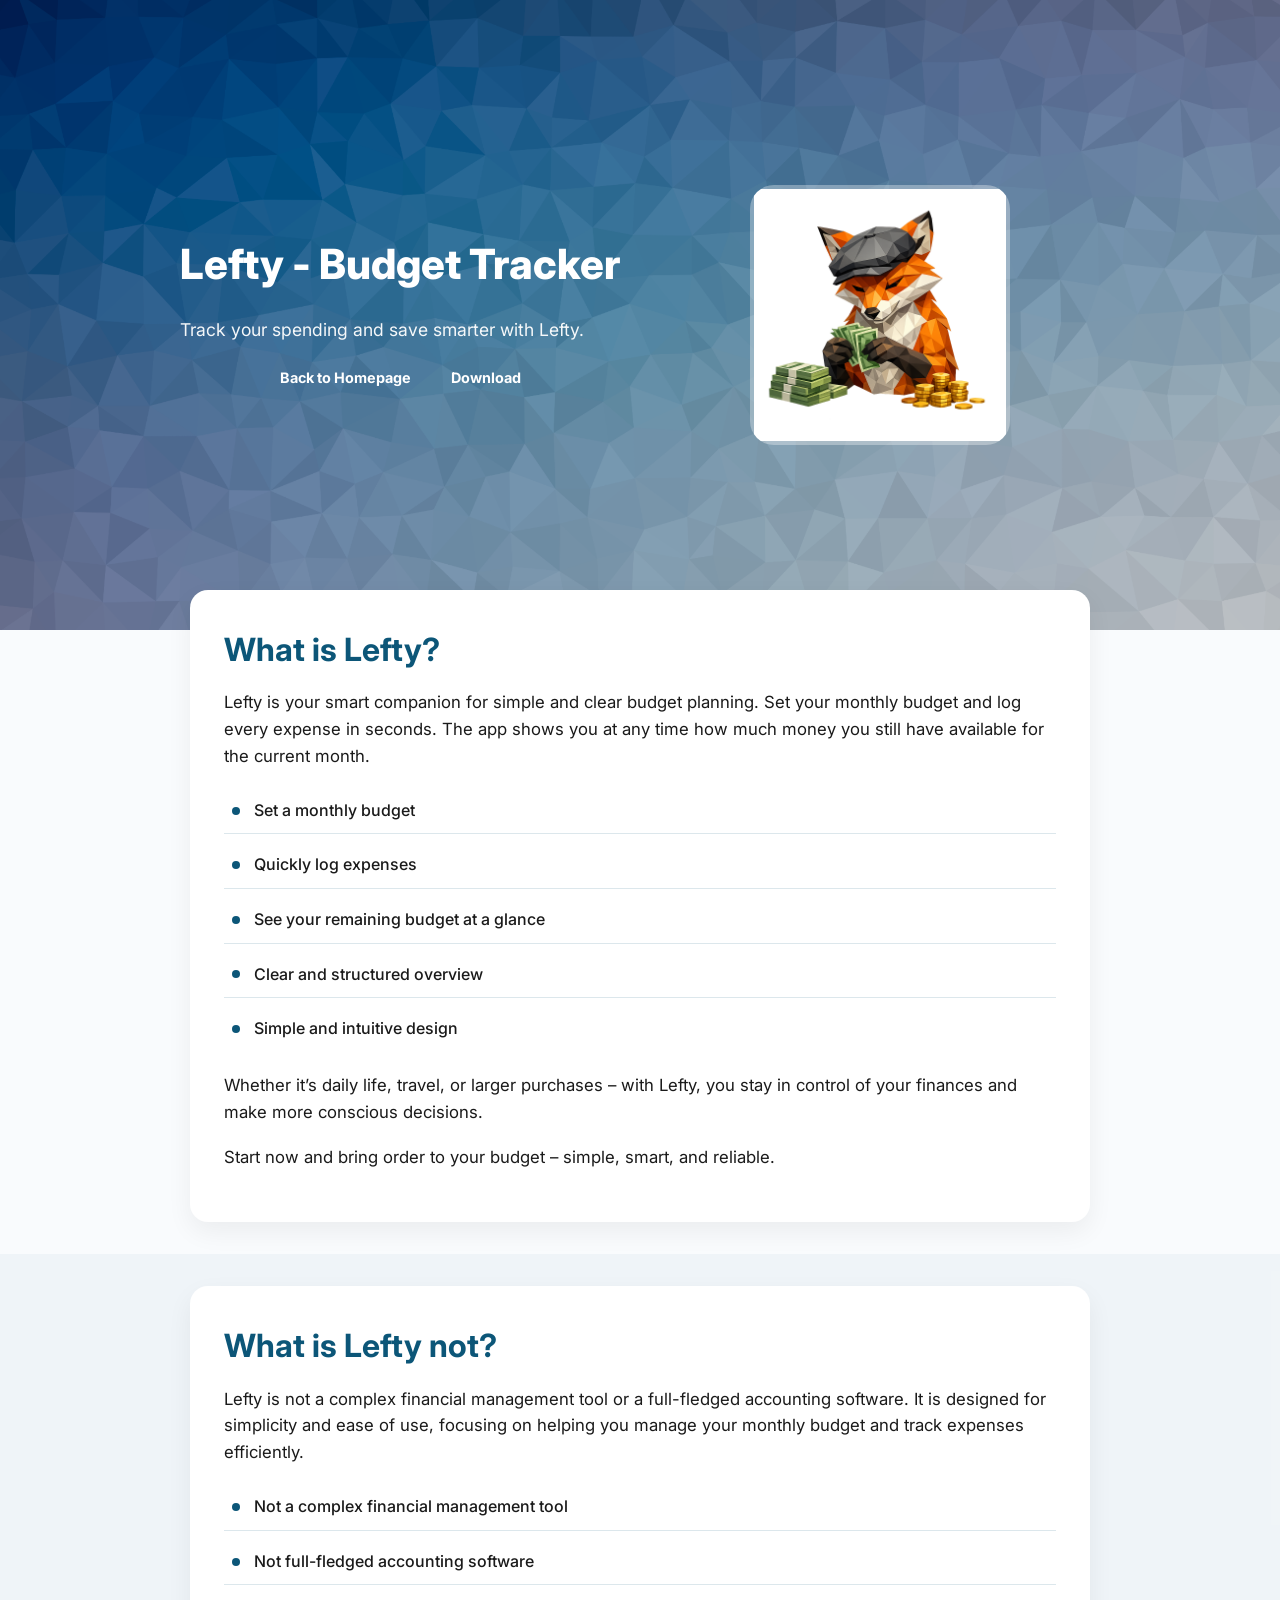
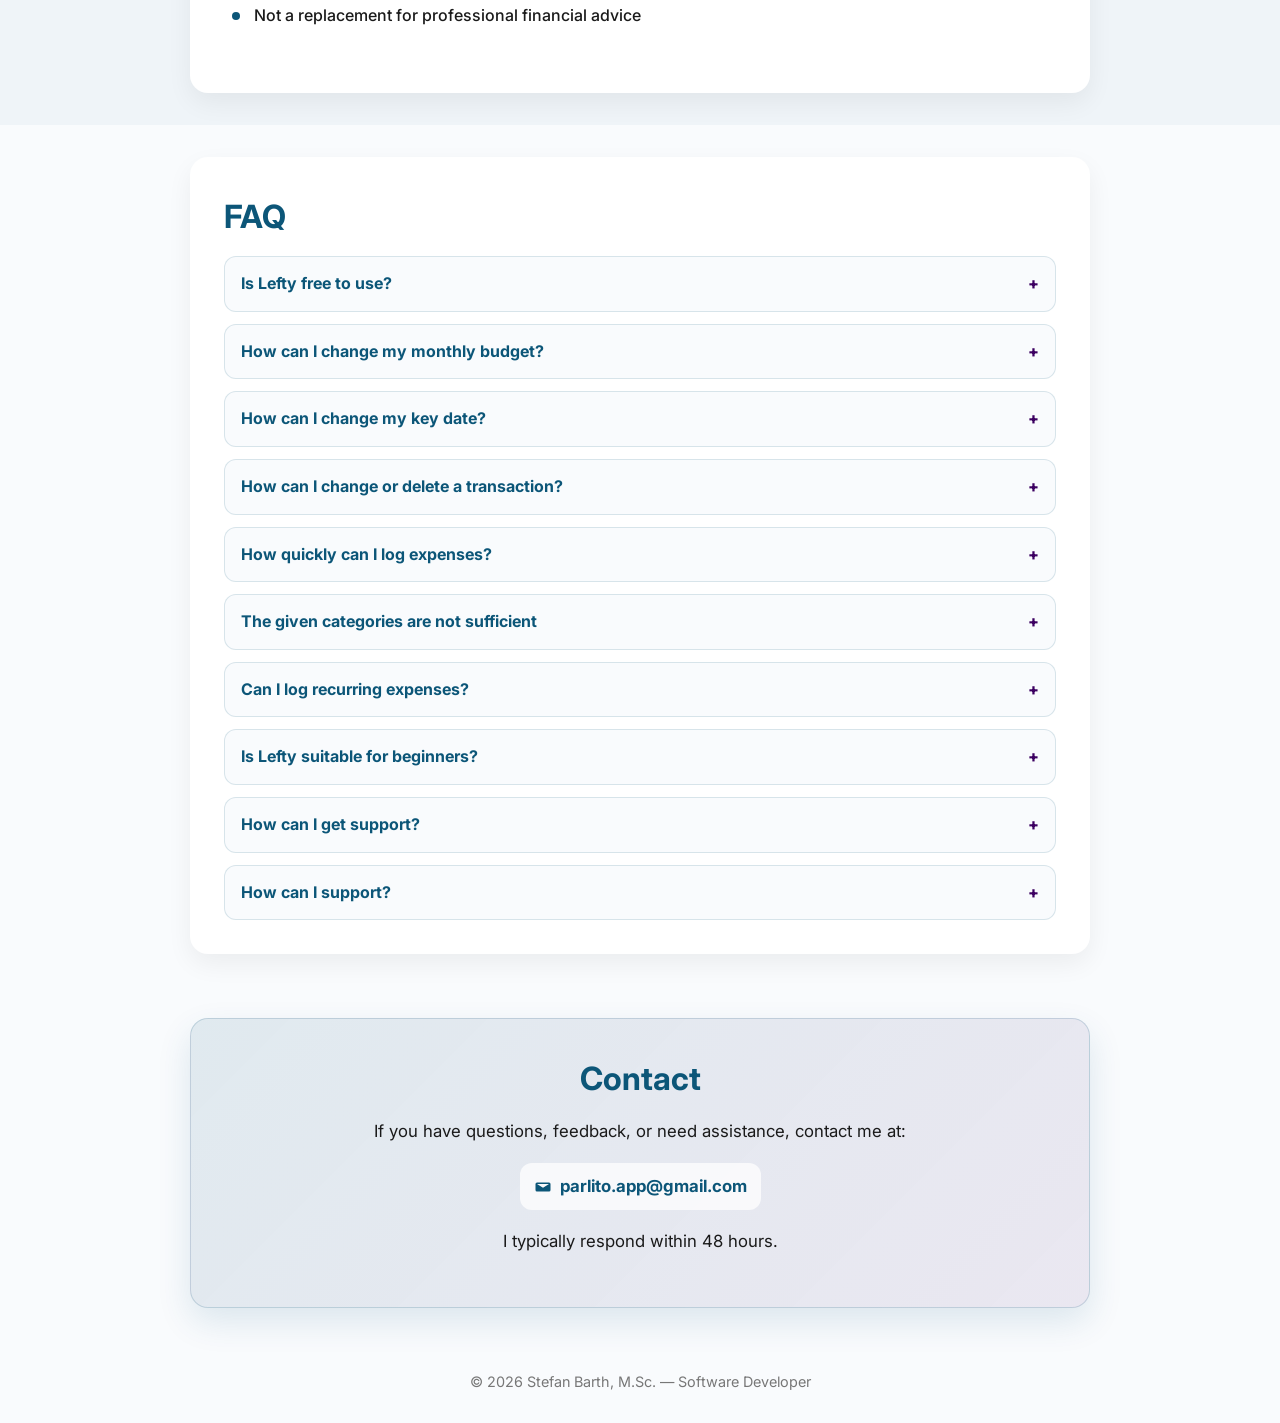
<file: support-lefty.html>
<!DOCTYPE html>
<html lang="en">
<head>
<meta charset="UTF-8" />
<meta name="viewport" content="width=device-width, initial-scale=1.0" />
<title>Lefty</title>
<link href="https://fonts.googleapis.com/css2?family=Inter:wght@300;400;600;800&display=swap" rel="stylesheet">
<link rel="stylesheet" href="assets/style.css">
</head>
<body>
<header class="header-lefty">
    <div class="container hero fade-up">
        <div class="hero-left">
            <div class="title">
                <h1>Lefty - Budget Tracker</h1>
            </div>
            <p>Track your spending and save smarter with Lefty.</p>
            <div class="badges">
                <a class="store-badge" href="index.html">Back to Homepage</a>
                <a class="store-badge" href="https://apps.apple.com/us/app/lefty/id6758635422">Download</a>
            </div>
        </div>
        <div class="profile-photo profile-photo--lefty" role="img" aria-label="Lefty app icon"></div>
    </div>
</header>

<section class="fade-up lefty-section">
    <div class="container lefty-sections">
        <article class="lefty-card">
            <h2>What is Lefty?</h2>
            <p class="lefty-lead">Lefty is your smart companion for simple and clear budget planning. Set your monthly budget and log every expense in seconds. The app shows you at any time how much money you still have available for the current month.</p>
            <ul class="lefty-list">
                <li>Set a monthly budget</li>
                <li>Quickly log expenses</li>
                <li>See your remaining budget at a glance</li>
                <li>Clear and structured overview</li>
                <li>Simple and intuitive design</li>
            </ul>
            <p class="lefty-lead">Whether it’s daily life, travel, or larger purchases – with Lefty, you stay in control of your finances and make more conscious decisions.</p>
            <p class="lefty-lead">Start now and bring order to your budget – simple, smart, and reliable.</p>
        </article>
    </div>
</section>

<section class="fade-up lefty-section lefty-section-alt">
    <div class="container lefty-sections">
        <article class="lefty-card">
            <h2>What is Lefty not?</h2>
            <p class="lefty-lead">Lefty is not a complex financial management tool or a full-fledged accounting software. It is designed for simplicity and ease of use, focusing on helping you manage your monthly budget and track expenses efficiently.</p>
            <ul class="lefty-list">
                <li>Not a complex financial management tool</li>
                <li>Not full-fledged accounting software</li>
                <li>Not a replacement for professional financial advice</li>
            </ul>
        </article>
    </div>
</section>

<section class="fade-up lefty-section">
    <div class="container lefty-sections">
        <article class="lefty-card">
            <h2>FAQ</h2>
            <div class="faq-list" aria-label="Frequently asked questions about Lefty">
                <details class="faq-item">
                    <summary>Is Lefty free to use?</summary>
                    <p>Yes, all features for budget and expense tracking are free to use and will remain free.</p>
                </details>
                <details class="faq-item">
                    <summary>How can I change my monthly budget?</summary>
                    <p>Start the app and tap on the "Budget" tile to adjust your monthly budget.</p>
                </details>
                <details class="faq-item">
                    <summary>How can I change my key date?</summary>
                    <p>Start the app and tap on the "Days left" tile to adjust your key date. You can choose between weekly and monthly and adjust the day.</p>
                </details>
                <details class="faq-item">
                    <summary>How can I change or delete a transaction?</summary>
                    <p>Start the app and open the transactions list. Swipe to the left on the transaction you want to change or delete. You can then edit the details or remove it entirely. By swiping completely to the left you remove the transactions from the list.</p>
                </details>
                <details class="faq-item">
                    <summary>How quickly can I log expenses?</summary>
                    <p>In just a few seconds, tap on the + button, enter a amount, choose a date (default is today to keep it easy) and select one of 7 categories.</p>
                </details>
                <details class="faq-item">
                    <summary>The given categories are not sufficient</summary>
                    <p>Currently the most used categories are provided, in the future it is planned to allow users to create custom categories.</p>
                </details>
                <details class="faq-item">
                    <summary>Can I log recurring expenses?</summary>
                    <p>No, recurring expenses are not supported as it would increase the complexity of the app. This app is just meant for simple and quick expense tracking.</p>
                </details>
                <details class="faq-item">
                    <summary>Is Lefty suitable for beginners?</summary>
                    <p>Yes, the interface is intentionally minimal and easy to understand.</p>
                </details>
                <details class="faq-item">
                    <summary>How can I get support?</summary>
                    <p>If you need help with Lefty, please send a mail to parlito.app@gmail.com</p>
                </details>
                <details class="faq-item">
                    <summary>How can I support?</summary>
                    <p>If you would like to support Lefty, please consider sharing the app with your friends or providing feedback to help me improve.</p>
                </details>
            </div>
        </article>
    </div>
</section>

<section class="fade-up lefty-section lefty-section-alt lefty-contact-section">
    <div class="container lefty-sections">
        <article class="lefty-card lefty-contact-card">
            <h2>Contact</h2>
            <p class="lefty-lead">If you have questions, feedback, or need assistance, contact me at:</p>
            <p class="lefty-lead">
                <a class="lefty-mail-link" href="mailto:parlito.app@gmail.com" aria-label="Send email to parlito.app@gmail.com">
                    <svg viewBox="0 0 24 24" aria-hidden="true" focusable="false">
                        <path d="M4 6h16a2 2 0 0 1 2 2v8a2 2 0 0 1-2 2H4a2 2 0 0 1-2-2V8a2 2 0 0 1 2-2zm0 2 8 5 8-5" fill="currentColor"/>
                    </svg>
                    <span>parlito.app@gmail.com</span>
                </a>
            </p>
            <p class="lefty-lead">I typically respond within 48 hours.</p>
        </article>
    </div>
</section>

<footer>
    <span>© 2026 Stefan Barth, M.Sc. — Software Developer</span>
</footer>

<script src="assets/main.js"></script>
</body>
</html>
</file>
<file: assets/style.css>
/* Base variables */
:root {
    --primary: #0C5678;
    --secondary: #3C0061;
    --light: #f9fbfd;
    --dark: #1a1a1a;
}

/* Reset */
* {
    margin: 0;
    padding: 0;
    box-sizing: border-box;
    font-family: "Inter", sans-serif;
}

body {
    background: var(--light);
    color: var(--dark);
    line-height: 1.6;
}

section {
    padding: 80px 20px;
}

.container {
    max-width: 1100px;
    margin: auto;
}

/* ================= Animations ================= */
.fade-up {
    opacity: 0;
    transform: translateY(40px);
    transition: all 0.8s ease;
}

.fade-up.visible {
    opacity: 1;
    transform: translateY(0);
}

/* Floating animation */
@keyframes float {
    0% { transform: translateY(0); }
    50% { transform: translateY(-12px); }
    100% { transform: translateY(0); }
}

/* ================= Header ================= */
header {
    min-height: 70vh;
    display: flex;
    align-items: center;
    /* Use the background image directly without blending to avoid color tint */
    background-image: url("../assets/images/background-header.jpeg");
    background-size: cover;
    background-position: center;
    background-repeat: no-repeat;
    color: white;
    padding: 60px 0;
    position: relative;
}

header.header-lefty {
    background-image: url("../assets/images/background-header-lefty.png");
}

/* neutral overlay for legibility (no color tint) */
header::before {
    content: "";
    position: absolute;
    inset: 0;
    background: rgba(0,0,0,0.22);
    pointer-events: none;
}

header .container {
    position: relative;
    z-index: 1;
}

.hero {
    display: grid;
    grid-template-columns: 1fr 1fr;
    gap: 40px;
    align-items: center;
}

.hero-top {
    display: flex;
    justify-content: space-between;
    align-items: center;
    gap: 20px;
}

.title h1 {
    font-size: 2.6rem;
    font-weight: 800;
}

.hero p {
    font-size: 1.1rem;
    opacity: 0.95;
    margin-top: 18px;
}

/* Ensure the hero tagline respects line breaks and can wrap on narrow screens */
#hero-tagline {
    /* respect explicit newlines (from JS or plain text) and <br/> */
    white-space: pre-line;
    /* allow long words or URLs to break if needed */
    overflow-wrap: anywhere;
}

.lang-toggle {
    /* Hidden: translation buttons are not shown in the UI */
    display: none;
    gap: 8px;
}

.lang-btn {
    background: rgba(255,255,255,0.12);
    color: white;
    border: none;
    padding: 6px 10px;
    border-radius: 8px;
    cursor: pointer;
    font-weight: 700;
}

.lang-btn.active {
    background: rgba(255,255,255,0.22);
}

/* Profile Photo */
.profile-photo {
    width: 260px;
    height: 260px;
    background-color: rgba(255,255,255,0.12);
    background-image: url("../assets/images/profile.jpeg");
    background-size: cover;
    background-position: center;
    background-repeat: no-repeat;
    border-radius: 50%;
    display: flex;
    align-items: center;
    justify-content: center;
    font-weight: 600;
    margin: auto;
    border: 4px solid rgba(255,255,255,0.24);
    animation: float 6s ease-in-out infinite;
}

.profile-photo.profile-photo--lefty {
    background-image: url("images/app_icon-lefty.png");
    border-radius: 24px;
}

/* ================= Sections ================= */
h2 {
    font-size: 2.2rem;
    margin-bottom: 40px;
    text-align: center;
    color: var(--primary);
}

/* ================= Experience ================= */
.experience-grid {
    display: grid;
    grid-template-columns: repeat(auto-fit, minmax(220px, 1fr));
    gap: 30px;
}

.experience-card {
    background: white;
    padding: 30px;
    border-radius: 16px;
    box-shadow: 0 8px 20px rgba(0,0,0,0.05);
    text-align: center;
    transition: all 0.3s ease;
}

.experience-card:hover {
    transform: translateY(-8px) scale(1.02);
    box-shadow: 0 15px 35px rgba(0,0,0,0.12);
}

.experience-card h3 {
    margin-bottom: 10px;
    color: var(--secondary);
}

/* ================= Projects ================= */
.projects-grid {
    display: grid;
    grid-template-columns: repeat(auto-fit, minmax(260px, 1fr));
    gap: 30px;
}

.project-card {
    background: white;
    padding: 25px;
    border-radius: 16px;
    box-shadow: 0 8px 20px rgba(0,0,0,0.05);
    text-align: center;
    transition: all 0.3s ease;
}

.project-card:hover {
    transform: translateY(-10px);
    box-shadow: 0 18px 40px rgba(0,0,0,0.12);
}

/* ================= Lefty Support Page ================= */
.lefty-section {
    padding: 32px 20px;
}

.header-lefty + .lefty-section {
    margin-top: -72px;
    position: relative;
    z-index: 2;
}

.lefty-section-alt {
    background: rgba(12, 86, 120, 0.04);
}

.lefty-sections {
    max-width: 900px;
}

.lefty-card {
    background: white;
    border-radius: 18px;
    padding: 34px;
    box-shadow: 0 10px 26px rgba(0,0,0,0.06);
}

.lefty-card h2 {
    text-align: left;
    margin-bottom: 14px;
    font-size: 2rem;
}

.lefty-lead {
    font-size: 1.05rem;
    margin-bottom: 18px;
    color: var(--dark);
}

.lefty-list {
    list-style: none;
    display: grid;
    gap: 8px;
    margin: 8px 0 20px;
}

.lefty-list li {
    position: relative;
    background: transparent;
    border-radius: 0;
    padding: 10px 0 10px 30px;
    border-left: none;
    border-bottom: 1px solid rgba(12, 86, 120, 0.14);
    font-weight: 500;
    text-align: left;
}

.lefty-list li::before {
    content: "";
    position: absolute;
    left: 8px;
    top: 50%;
    width: 8px;
    height: 8px;
    border-radius: 50%;
    background: var(--primary);
    transform: translateY(-50%);
}

.lefty-list-negative li::before {
    width: 10px;
    height: 10px;
    border-radius: 2px;
    background: var(--secondary);
}

.lefty-list li:last-child {
    border-bottom: none;
}

.lefty-mail-link {
    display: inline-flex;
    align-items: center;
    gap: 8px;
    font-weight: 700;
}

.lefty-mail-link svg {
    width: 18px;
    height: 18px;
    flex: 0 0 auto;
}

.lefty-mail-link::after {
    display: none;
}

.lefty-mail-link:hover {
    opacity: 0.85;
}

.lefty-contact-section {
    background: transparent;
}

.lefty-contact-card {
    text-align: center;
    background: linear-gradient(135deg, rgba(12, 86, 120, 0.1), rgba(60, 0, 97, 0.08));
    border: 1px solid rgba(12, 86, 120, 0.18);
    box-shadow: 0 14px 34px rgba(12, 86, 120, 0.12);
}

.lefty-contact-card h2 {
    text-align: center;
}

.lefty-contact-card .lefty-lead {
    margin-left: auto;
    margin-right: auto;
}

.lefty-contact-card .lefty-mail-link {
    justify-content: center;
    padding: 10px 14px;
    border-radius: 12px;
    background: rgba(255,255,255,0.75);
}

.faq-list {
    display: grid;
    gap: 12px;
    margin-top: 8px;
}

.faq-item {
    border: 1px solid rgba(12, 86, 120, 0.14);
    border-radius: 12px;
    background: var(--light);
    overflow: hidden;
}

.faq-item summary {
    cursor: pointer;
    font-weight: 700;
    color: var(--primary);
    padding: 14px 16px;
    list-style: none;
}

.faq-item summary::-webkit-details-marker {
    display: none;
}

.faq-item summary::after {
    content: "+";
    float: right;
    color: var(--secondary);
    font-weight: 800;
}

.faq-item[open] summary::after {
    content: "−";
}

.faq-item p {
    padding: 0 16px 14px;
    color: var(--dark);
}

/* App Icon */
.app-icon {
    width: 90px;
    height: 90px;
    background: linear-gradient(135deg, #ffffff, #f0f0f0);
    border-radius: 20px;
    margin: 0 auto 15px;
    display: flex;
    align-items: center;
    justify-content: center;
    font-size: 1.6rem;
    color: var(--primary);
    font-weight: 800;
    transition: all 0.3s ease;
    /* ensure image icons cover the box when used */
    background-size: cover;
    background-position: center;
    background-repeat: no-repeat;
    /* subtle outer shadow to lift the icon */
    box-shadow: 0 6px 18px rgba(0,0,0,0.12);
}

.project-card:hover .app-icon {
    transform: scale(1.1) rotate(3deg);
    /* stronger shadow on hover for a lifted effect */
    box-shadow: 0 16px 40px rgba(0,0,0,0.16);
}

/* Specific app icon images (located in assets/images/) */
.app-icon--parlito {
    background: url("images/app_icon-parlito.png") center/cover no-repeat;
    background-color: transparent; /* hide the gradient */
}

.app-icon--lefty {
    background: url("images/app_icon-lefty.png") center/cover no-repeat;
    background-color: transparent; /* hide the gradient */
}

/* Badges */
.badges {
    margin-top: 12px;
    display: flex;
    gap: 12px;
    justify-content: center;
    align-items: center;
    flex-wrap: wrap;
}

.store-badge {
    display: inline-block;
    background: transparent; /* remove solid background as requested */
    color: var(--primary);    /* use the page primary color */
    padding: 10px 14px;
    border-radius: 10px;
    font-weight: 700;
    text-decoration: none;
    font-size: 0.9rem;
}

.header-lefty .store-badge {
    color: white;
}

.header-lefty .store-badge::after {
    background: white;
}

/* ================= Links ================= */
a {
    color: var(--primary);
    text-decoration: none;
    font-weight: 600;
    position: relative;
}

a::after {
    content: "";
    position: absolute;
    width: 0%;
    height: 2px;
    background: var(--secondary);
    left: 0;
    bottom: -3px;
    transition: 0.3s;
}

a:hover::after {
    width: 100%;
}

/* ================= Contact ================= */
.contact-box {
    background: linear-gradient(135deg, var(--primary), var(--secondary));
    color: white;
    padding: 50px 30px;
    border-radius: 20px;
    text-align: center;
}

.contact-box a {
    color: white;
}

/* Social links (icons) */
.social-links {
    display: flex;
    gap: 12px;
    justify-content: center;
    align-items: center;
    margin-top: 10px;
}

.social-link {
    display: inline-flex;
    width: 44px;
    height: 44px;
    border-radius: 10px;
    background: rgba(255,255,255,0.08);
    align-items: center;
    justify-content: center;
    color: white;
    text-decoration: none;
    transition: all 0.15s ease;
}

.social-link svg {
    width: 20px;
    height: 20px;
    fill: white;
}

.social-link:hover {
    transform: translateY(-3px);
    background: rgba(255,255,255,0.16);
}

/* Contact email styling */
.contact-email {
    display: inline-flex;
    gap: 10px;
    align-items: center;
    color: white;
    text-decoration: none;
    background: rgba(255,255,255,0.06);
    padding: 0 12px;
    border-radius: 10px;
    font-weight: 700;
    height: 44px; /* match .social-link height */
}

.contact-email svg {
    width: 20px;
    height: 20px;
    fill: white;
}

.contact-email:hover {
    transform: translateY(-2px);
    background: rgba(255,255,255,0.12);
}

/* ================= Footer ================= */
footer {
    text-align: center;
    padding: 30px;
    font-size: 0.9rem;
    color: #777;
}

/* ================= Responsive ================= */
@media (max-width: 900px) {
    .hero {
        grid-template-columns: 1fr;
        text-align: center;
    }

    .hero h1 {
        font-size: 2.3rem;
    }

    .profile-photo {
        width: 200px;
        height: 200px;
    }

    .hero-top {
        flex-direction: column;
        gap: 12px;
    }

    .lefty-card {
        padding: 24px;
    }

    .lefty-card h2 {
        font-size: 1.7rem;
    }

    .header-lefty + .lefty-section {
        margin-top: -40px;
    }
}
</file>
